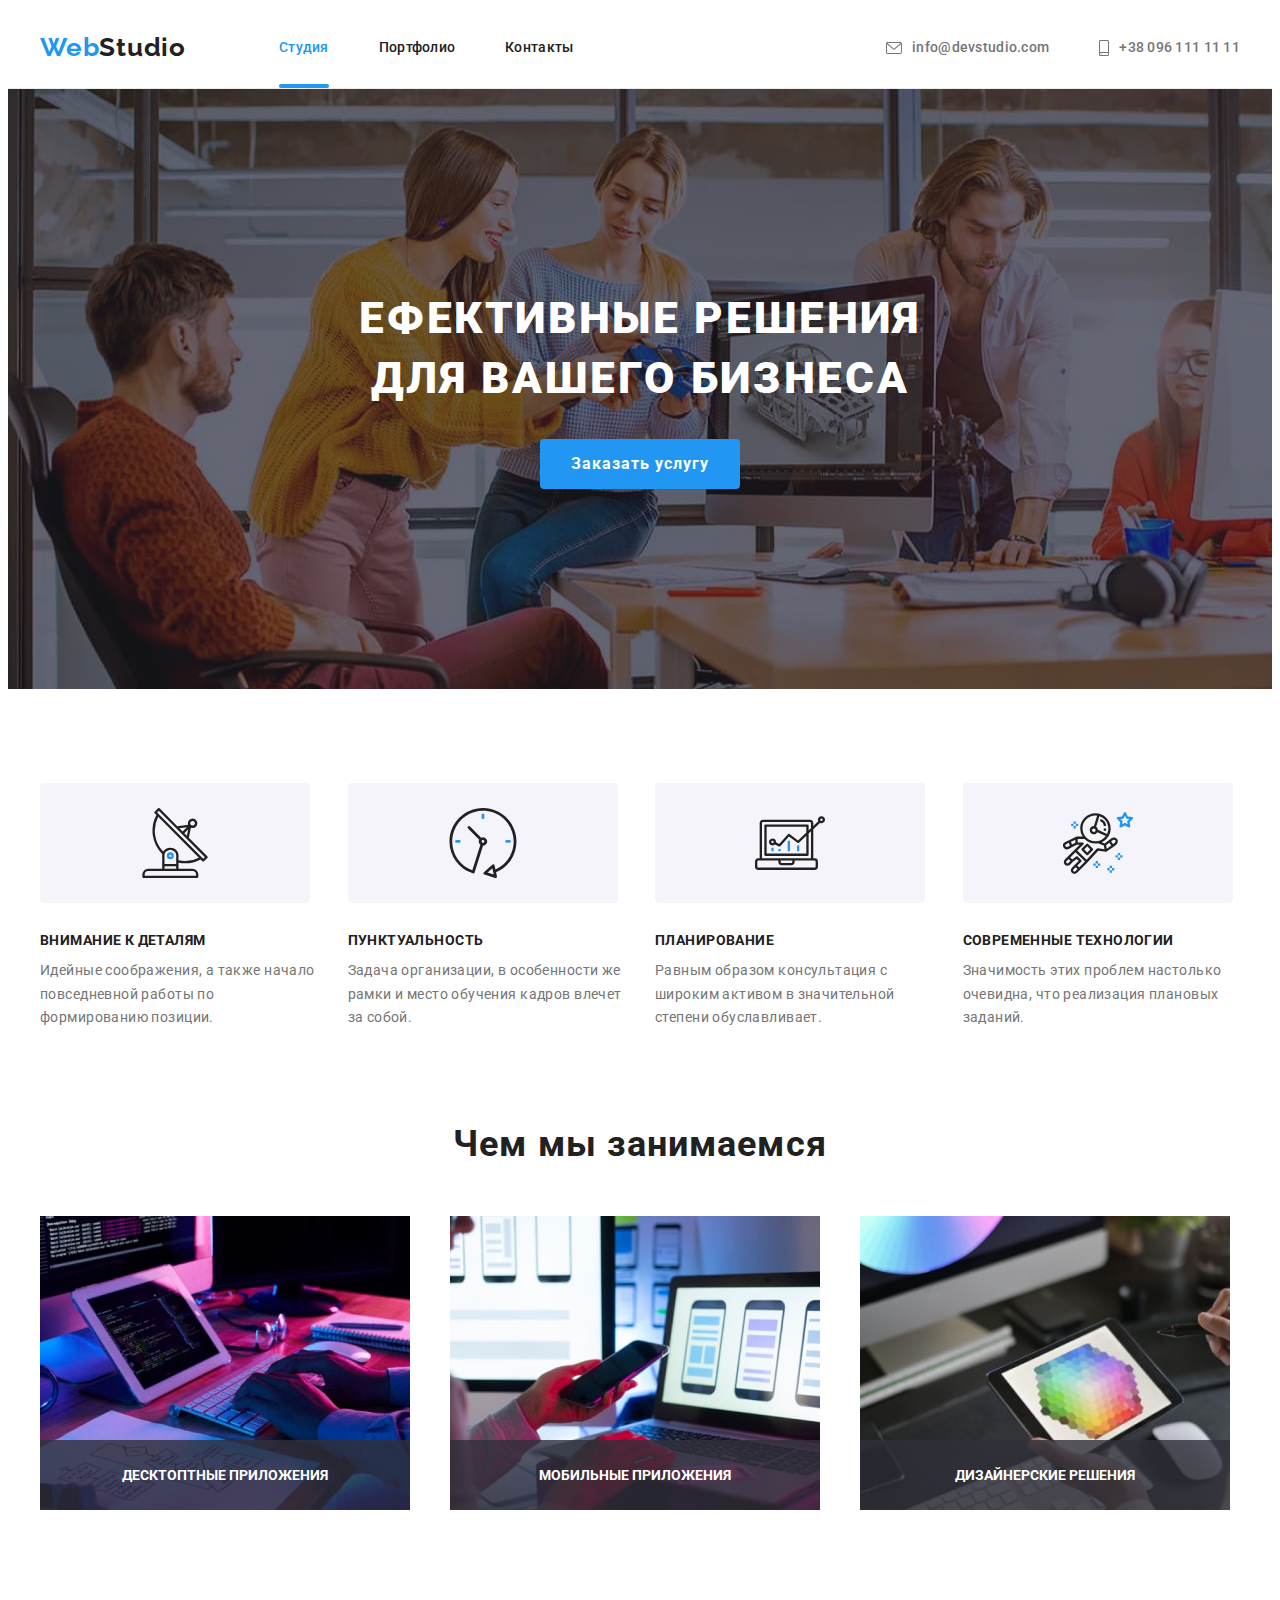
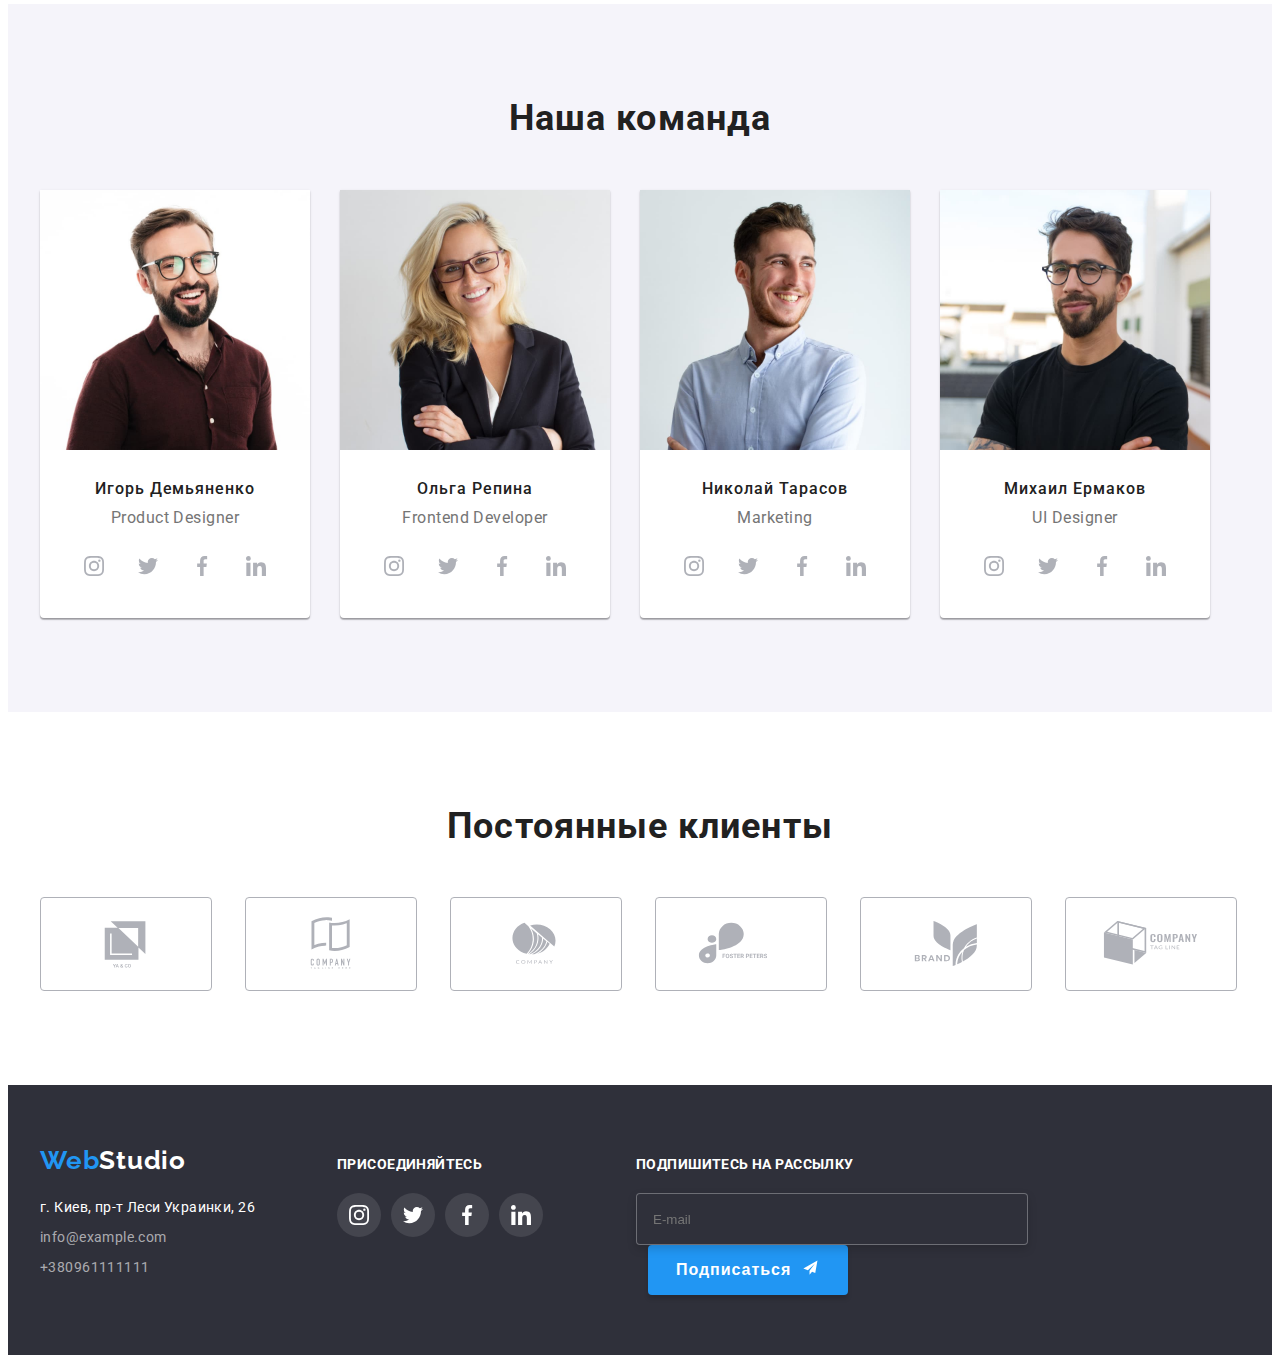
<file: index.html>
<!DOCTYPE html>
<html lang="ru">
  <head>
    <meta charset="UTF-8" />
    <meta http-equiv="X-UA-Compatible" content="IE=edge" />
    <meta name="viewport" content="width=device-width, initial-scale=1.0" />
    <title>студия</title>
    <link
      rel="stylesheet"
      href="https://cdnjs.cloudflare.com/ajax/libs/modern-normalize/1.1.0/modern-normalize.min.css"
      integrity="sha512-wpPYUAdjBVSE4KJnH1VR1HeZfpl1ub8YT/NKx4PuQ5NmX2tKuGu6U/JRp5y+Y8XG2tV+wKQpNHVUX03MfMFn9Q=="
      crossorigin="anonymous"
      referrerpolicy="no-referrer"
    />
    <!-- <link rel="stylesheet" href="./css/styles.css" /> -->
    <link rel="stylesheet" href="./css/main.min.css">
    <link rel="preconnect" href="https://fonts.googleapis.com" />
    <link rel="preconnect" href="https://fonts.gstatic.com" crossorigin />
    <link
      href="https://fonts.googleapis.com/css2?family=Raleway:wght@700&family=Roboto:wght@400;500;700;900&display=swap"
      rel="stylesheet"
    />
  </head>

  <body class="page-body">
    <!--ВЕРХНЯЯ ЛИНИЯ-->
    <header class="page-header line">
      <div class="container">
        <nav class="site-nav">
          <a href="WebStudio" class="site-nav__logo link"
            ><span class="site-nav__blue">Web</span
            ><span class="site-nav__black">Studio</span></a>
          <ul class="nav-list list">
            <li class="nav-list__navigation">
              <a href="./index.html" class="nav-list__link link current">Студия</a>
            </li>
            <li class="nav-list__navigation">
              <a href="./portfolio.html" class="nav-list__link link">Портфолио</a>
            </li>
            <li class="nav-list__navigation">
              <a href="#contacts" class="nav-list__link link">Контакты</a>
            </li>
          </ul>

          <!-- <ul class="social">
            <li class="social__item"><a class="social__link" href="">Instagram</a></li>
            <li class="social__item"><a class="social__link" href="">Twitter</a></li>
            <li class="social__item"><a class="social__link" href="">Facebook</a></li>
            <li class="social__item"><a class="social__link" href="">LinkedIn</a></li>
          </ul> -->

          <!-- <button class="menu-burger" type="button" data-menu-button>
            <svg width="40" height="40" aria-label="переключатель меню">
              <use class="icon-menu" href="./images/menu-icon.svg#icon-menu"></use>
              <use class="icon-close" href="./images/menu-icon.svg#icon-close"></use>
            </svg>
          </button> -->
        </nav>
        <ul class="contacts list">
          <li class="contacts__item">
            <a href="mailto:info@devstudio.com" class="contacts__link link">
              <svg class="svg-container" width="16" height="12">
                <use
                  href="./images/symbol-optymized.svg#icon-envelope"
                ></use></svg
              >info@devstudio.com</a
            >
          </li>
          <li class="contacts__item">
            <a href="tel:+380961111111" class="contacts__link link">
              <svg class="svg-container" width="10" height="16">
                <use
                  href="./images/symbol-optymized.svg#icon-smartphone"
                ></use></svg
              >+38 096 111 11 11</a
            >
          </li>
        </ul>
      </div>
    </header>
    <main class="page-main">
      <!--HERO-->
      <section class="hero">
        <div class="container">
          <h1 class="title list">
            ЕФЕКТИВНЫЕ РЕШЕНИЯ <br />
            ДЛЯ ВАШЕГО БИЗНЕСА
          </h1>
          <button class="buttons" type="button" data-modal-open>
            Заказать услугу
          </button>
        </div>
      </section>
      <!--ОСОБЕННОСТИ-->
      <section class="section section-padding-top">
        <div class="container">
          <ul class="general-list list">
            <li class="general-list__general">
              <div class="general-list__spec-icon">
                <svg class="general-list__icon-box" width="70" height="70">
                  <use
                    class="ant"
                    href="./images/symbol-optymized.svg#icon-antenna"
                  ></use>
                </svg>
              </div>
              <h2 class="specifics-title">ВНИМАНИЕ К ДЕТАЛЯМ</h2>
              <p class="specifics">
                Идейные соображения, а также начало повседневной работы по
                формированию позиции.
              </p>
            </li>

            <li class="general-list__general">
              <div class="general-list__spec-icon">
                <svg class="general-list__icon-box" width="70" height="70">
                  <use
                    class="clock"
                    href="./images/symbol-optymized.svg#icon-clock"
                  ></use>
                </svg>
              </div>
              <h2 class="specifics-title">ПУНКТУАЛЬНОСТЬ</h2>
              <p class="specifics">
                Задача организации, в особенности же рамки и место обучения
                кадров влечет за собой.
              </p>
            </li>

            <li class="general-list__general">
              <div class="general-list__spec-icon">
                <svg class="general-list__icon-box" width="70" height="70">
                  <use
                    class="diagram"
                    href="./images/symbol-optymized.svg#icon-diagram"
                  ></use>
                </svg>
              </div>
              <h2 class="specifics-title">ПЛАНИРОВАНИЕ</h2>
              <p class="specifics">
                Равным образом консультация с широким активом в значительной
                степени обуславливает.
              </p>
            </li>

            <li class="general-list__general">
              <div class="general-list__spec-icon">
                <svg class="general-list__icon-box" width="70" height="70">
                  <use
                    class="astronaut"
                    href="./images/symbol-optymized.svg#icon-astronaut"
                  ></use>
                </svg>
              </div>
              <h2 class="specifics-title">СОВРЕМЕННЫЕ ТЕХНОЛОГИИ</h2>
              <p class="specifics">
                Значимость этих проблем настолько очевидна, что реализация
                плановых заданий.
              </p>
            </li>
          </ul>
        </div>
      </section>

      <!--ЧЕМ МЫ ЗАНИМАЕМСЯ-->
      <section class="section">
        <div class="container">
          <h2 class="work-title">Чем мы занимаемся</h2>
          <ul class="work-list list">
            <li class="work-list__projects">
              <img
                src="./images/image1.jpg"
                width="370"
                height="294"
                alt="печатаем"
              />
              <div class="thumb">
                <p class="add-text">ДЕСКТОПТНЫЕ ПРИЛОЖЕНИЯ</p>
              </div>
            </li>

            <li class="work-list__projects">
              <img
                src="./images/image2.jpg"
                width="370"
                height="294"
                alt="держим телефон"
              />
              <div class="thumb">
                <p class="add-text">МОБИЛЬНЫЕ ПРИЛОЖЕНИЯ</p>
              </div>
            </li>

            <li class="work-list__projects">
              <img
                src="./images/image3.jpg"
                width="370"
                height="294"
                alt="держим планшет"
              />
              <div class="thumb">
                <p class="add-text">ДИЗАЙНЕРСКИЕ РЕШЕНИЯ</p>
              </div>
            </li>
          </ul>
        </div>
      </section>
      <!--НАША КОМАНДА-->

      <section class="worker-container">
        <div class="container">
          <h2 class="work-title-command">Наша команда</h2>
          <ul class="workers list">
            <li class="workers__element">
              <article class="workers__card-workers">
                <div class="photo">
                  <img
                    src="./images/product_designer.jpg"
                    width="270"
                    height="260"
                    alt="product designer"
                  />
                </div>

                <h2 class="specifics-title-team">Игорь Демьяненко</h2>
                <p class="specifics-team">Product Designer</p>

                <ul class="social-links">
                  <li class="item-icon">
                    <a href="" class="icons">
                      <svg class="social-icon">
                        <use
                          href="./images/symbol-optymized.svg#icon-instagram"
                        ></use>
                      </svg>
                    </a>
                  </li>
                  <li class="item-icon">
                    <a href="" class="icons">
                      <svg class="social-icon">
                        <use
                          href="./images/symbol-optymized.svg#icon-twitter"
                        ></use>
                      </svg>
                    </a>
                  </li>
                  <li class="item-icon">
                    <a href="" class="icons">
                      <svg class="social-icon">
                        <use
                          href="./images/symbol-optymized.svg#icon-facebook"
                        ></use>
                      </svg>
                    </a>
                  </li>
                  <li class="">
                    <a href="" class="icons">
                      <svg class="social-icon">
                        <use
                          href="./images/symbol-optymized.svg#icon-linkedin"
                        ></use>
                      </svg>
                    </a>
                  </li>
                </ul>
              </article>
            </li>
            <li class="workers__element">
              <article class="workers__card-workers">
                <div class="photo">
                  <img
                    src="./images/Frontend_Developer.jpg"
                    width="270"
                    height="260"
                    alt="Frontend Developer"
                  />
                </div>

                <h2 class="specifics-title-team">Ольга Репина</h2>
                <p class="specifics-team">Frontend Developer</p>
                <div class="text">
                  <ul class="social-links">
                    <li class="item-icon">
                      <a href="" class="icons">
                        <svg class="social-icon">
                          <use
                            href="./images/symbol-optymized.svg#icon-instagram"
                          ></use>
                        </svg>
                      </a>
                    </li>
                    <li class="item-icon">
                      <a href="" class="icons">
                        <svg class="social-icon">
                          <use
                            href="./images/symbol-optymized.svg#icon-twitter"
                          ></use>
                        </svg>
                      </a>
                    </li>
                    <li class="item-icon">
                      <a href="" class="icons">
                        <svg class="social-icon">
                          <use
                            href="./images/symbol-optymized.svg#icon-facebook"
                          ></use>
                        </svg>
                      </a>
                    </li>
                    <li class="">
                      <a href="" class="icons">
                        <svg class="social-icon">
                          <use
                            href="./images/symbol-optymized.svg#icon-linkedin"
                          ></use>
                        </svg>
                      </a>
                    </li>
                  </ul>
                </div>
              </article>
            </li>
            <li class="workers__element">
              <article class="workers__card-workers">
                <div class="photo">
                  <img
                    src="./images/Marketing.jpg"
                    width="270"
                    height="260"
                    alt="Marketing"
                  />
                </div>

                <h2 class="specifics-title-team">Николай Тарасов</h2>
                <p class="specifics-team">Marketing</p>
                <div class="text">
                  <ul class="social-links">
                    <li class="item-icon">
                      <a href="" class="icons">
                        <svg class="social-icon">
                          <use
                            href="./images/symbol-optymized.svg#icon-instagram"
                          ></use>
                        </svg>
                      </a>
                    </li>
                    <li class="item-icon">
                      <a href="" class="icons">
                        <svg class="social-icon">
                          <use
                            href="./images/symbol-optymized.svg#icon-twitter"
                          ></use>
                        </svg>
                      </a>
                    </li>
                    <li class="item-icon">
                      <a href="" class="icons">
                        <svg class="social-icon">
                          <use
                            href="./images/symbol-optymized.svg#icon-facebook"
                          ></use>
                        </svg>
                      </a>
                    </li>
                    <li class="">
                      <a href="" class="icons">
                        <svg class="social-icon">
                          <use
                            href="./images/symbol-optymized.svg#icon-linkedin"
                          ></use>
                        </svg>
                      </a>
                    </li>
                  </ul>
                </div>
              </article>
            </li>
            <li class="workers__element">
              <article class="workers__card-workers">
                <div class="photo">
                  <img
                    src="./images/UI_Designer.jpg"
                    width="270"
                    height="260"
                    alt="UI Designer"
                  />
                </div>

                <h2 class="specifics-title-team">Михаил Ермаков</h2>
                <p class="specifics-team">UI Designer</p>
                <div class="text">
                  <ul class="social-links">
                    <li class="item-icon">
                      <a href="" class="icons">
                        <svg class="social-icon">
                          <use
                            href="./images/symbol-optymized.svg#icon-instagram"
                          ></use>
                        </svg>
                      </a>
                    </li>
                    <li class="item-icon">
                      <a href="" class="icons">
                        <svg class="social-icon">
                          <use
                            href="./images/symbol-optymized.svg#icon-twitter"
                          ></use>
                        </svg>
                      </a>
                    </li>
                    <li class="item-icon">
                      <a href="" class="icons">
                        <svg class="social-icon">
                          <use
                            href="./images/symbol-optymized.svg#icon-facebook"
                          ></use>
                        </svg>
                      </a>
                    </li>
                    <li class="">
                      <a href="" class="icons">
                        <svg class="social-icon">
                          <use
                            href="./images/symbol-optymized.svg#icon-linkedin"
                          ></use>
                        </svg>
                      </a>
                    </li>
                  </ul>
                </div>
              </article>
            </li>
          </ul>
        </div>
      </section>
      <section class="section section-padding-top">
        <div class="container">
          <h2 class="client-header">Постоянные клиенты</h2>
          <ul class="client-logos">
            <li class="clients-box">
              <a href="" class="clients-logo">
                <svg class="clients-icons" width="106" height="60">
                  <use href="./images/symbol-optymized.svg#icon-yako"></use>
                </svg>
              </a>
            </li>
            <li class="clients-box">
              <a href="" class="clients-logo">
                <svg class="clients-icons" width="106" height="60">
                  <use
                    href="./images/symbol-optymized.svg#icon-taglinehere"
                  ></use>
                </svg>
              </a>
            </li>
            <li class="clients-box">
              <a href="" class="clients-logo">
                <svg class="clients-icons" width="106" height="60">
                  <use href="./images/symbol-optymized.svg#icon-company"></use>
                </svg>
              </a>
            </li>
            <li class="clients-box">
              <a href="" class="clients-logo">
                <svg class="clients-icons" width="106" height="60">
                  <use
                    href="./images/symbol-optymized.svg#icon-fosterpeters"
                  ></use>
                </svg>
              </a>
            </li>
            <li class="clients-box">
              <a href="" class="clients-logo">
                <svg class="clients-icons" width="106" height="60">
                  <use href="./images/symbol-optymized.svg#icon-brand"></use>
                </svg>
              </a>
            </li>
            <li class="clients-box">
              <a href="" class="clients-logo">
                <svg class="clients-icons" width="106" height="60">
                  <use
                    href="./images/symbol-optymized.svg#icon-companycube"
                  ></use>
                </svg>
              </a>
            </li>
          </ul>
        </div>
      </section>
    </main>
    <!--ПОДВАЛ-->
    <footer class="page-footer">
      <div class="container footer-container">
        <div>
          <div class="div-logo">
            <a href="WebStudio" class="page-footer__logo"
              ><span class="page-footer__blue">Web</span
              ><span class="page-footer__white">Studio</span></a
            >
          </div>
          <address class="text-address" id="contacts">
            <p class="address">г. Киев, пр-т Леси Украинки, 26</p>
            <a class="text-email" href="mailto:info@example.com"
              >info@example.com</a
            >
            <a class="text-telephone" href="tel:+380961111111">+380961111111</a>
          </address>
        </div>
        <div class="join">
          <h2 class="footer-title">ПРИСОЕДИНЯЙТЕСЬ</h2>
          <ul class="footer-soc-links list">
            <li class="footer-item-icons">
              <a href="" class="footer-icons">
                <svg class="footer-soc-icon">
                  <use
                    href="./images/symbol-optymized.svg#icon-instagram"
                  ></use>
                </svg>
              </a>
            </li>
            <li class="footer-item-icons">
              <a href="" class="footer-icons">
                <svg class="footer-soc-icon">
                  <use href="./images/symbol-optymized.svg#icon-twitter"></use>
                </svg>
              </a>
            </li>
            <li class="footer-item-icons">
              <a href="" class="footer-icons">
                <svg class="footer-soc-icon">
                  <use href="./images/symbol-optymized.svg#icon-facebook"></use>
                </svg>
              </a>
            </li>
            <li class="footer-item-icons">
              <a href="" class="footer-icons">
                <svg class="footer-soc-icon">
                  <use href="./images/symbol-optymized.svg#icon-linkedin"></use>
                </svg>
              </a>
            </li>
          </ul>
        </div>
          <div class="email-input">
            <h2 class="footer-title-send">Подпишитесь на рассылку</h2>
          <form>
            <input class="input-text" type="text" placeholder="E-mail">
            <button class="send-button" type="submit">Подписаться
              <svg class="icon-send" width="24" height="24">
                <use href="./images/icons.svg#icon-icon-send"></use>
              </svg>
            </button>
          </form>
          </div>
      </div>
    </footer>
    <!-- МОДАЛКА -->
    <div class="backdrop is-hidden" data-modal>
      <div class="modal" >
        <button class="modal-close-button" data-modal-close>
          <svg class="icon-close">
            <use href="./images/symbol-optymized.svg#icon-close"></use>
          </svg>
        </button>

          <form name="signup_form" autocomplete="on" novalidate>
               <p class="modal-title">Оставьте свои данные, мы вам перезвоним</p>
                <div class="stroke-thumb">
                 <label class="name-thumb" for="name">Имя</label>
                  <span class="stroke-name-thumb">
                    <input class="stroke-name" type="text" name="name" id="name">
                    <svg class="name-icon" width="18" height="18">
                      <use href="./images/icons.svg#icon-icon-name"></use>
                    </svg>    
                  </span>
                </div>

                 <div class="stroke-thumb">
                    <label class="name-thumb" for="tel">Телефон</label>
                      <span class="stroke-name-thumb">
                        <input class="stroke-name" type="text" name="tel" placeholder="" id="tel">
                          <svg class="name-icon" width="18" height="18">
                            <use href="./images/icons.svg#icon-icon-phone"></use>
                          </svg>
                     </span>                 
                  </div>

                   <div class="stroke-thumb">
                     <label class="name-thumb" for="mail">Почта</label>
                     <span class="stroke-name-thumb">
                      <input class="stroke-name" type="email" name="mail" placeholder="" id="mail">
                             <svg class="name-icon" width="18" height="18">
                              <use href="./images/icons.svg#icon-icon-email"></use>
                            </svg>  
                     </span>
                  </div>

                    <label class="name-thumb">Коментарий</label>
                    <textarea class="stroke-name-text" name="feedback" rows="5" placeholder="Введите текст"></textarea>
       <!-- CHECK -->
              <input class="input-check visuality-hiden " type="checkbox" name="privacy" id="privacy">
                <label for="privacy" class="check-text">
                  <span class="text-span">
                    <svg class="check-icon" width="11" height="8">
                      <use href="./images/icons.svg#icon-vector-check"></use>
                    </svg>
                  </span> Соглашаюсь с рассылкой и принимаю <a class="rules" href="">Условия договора</a>
              </label>

                  <button class="modal-button-input" type="submit">Отправить</button>
          </form>
      </div>
    
    </div>
    <script src="./js/modal.js"></script>
  </body>
</html>
</file>
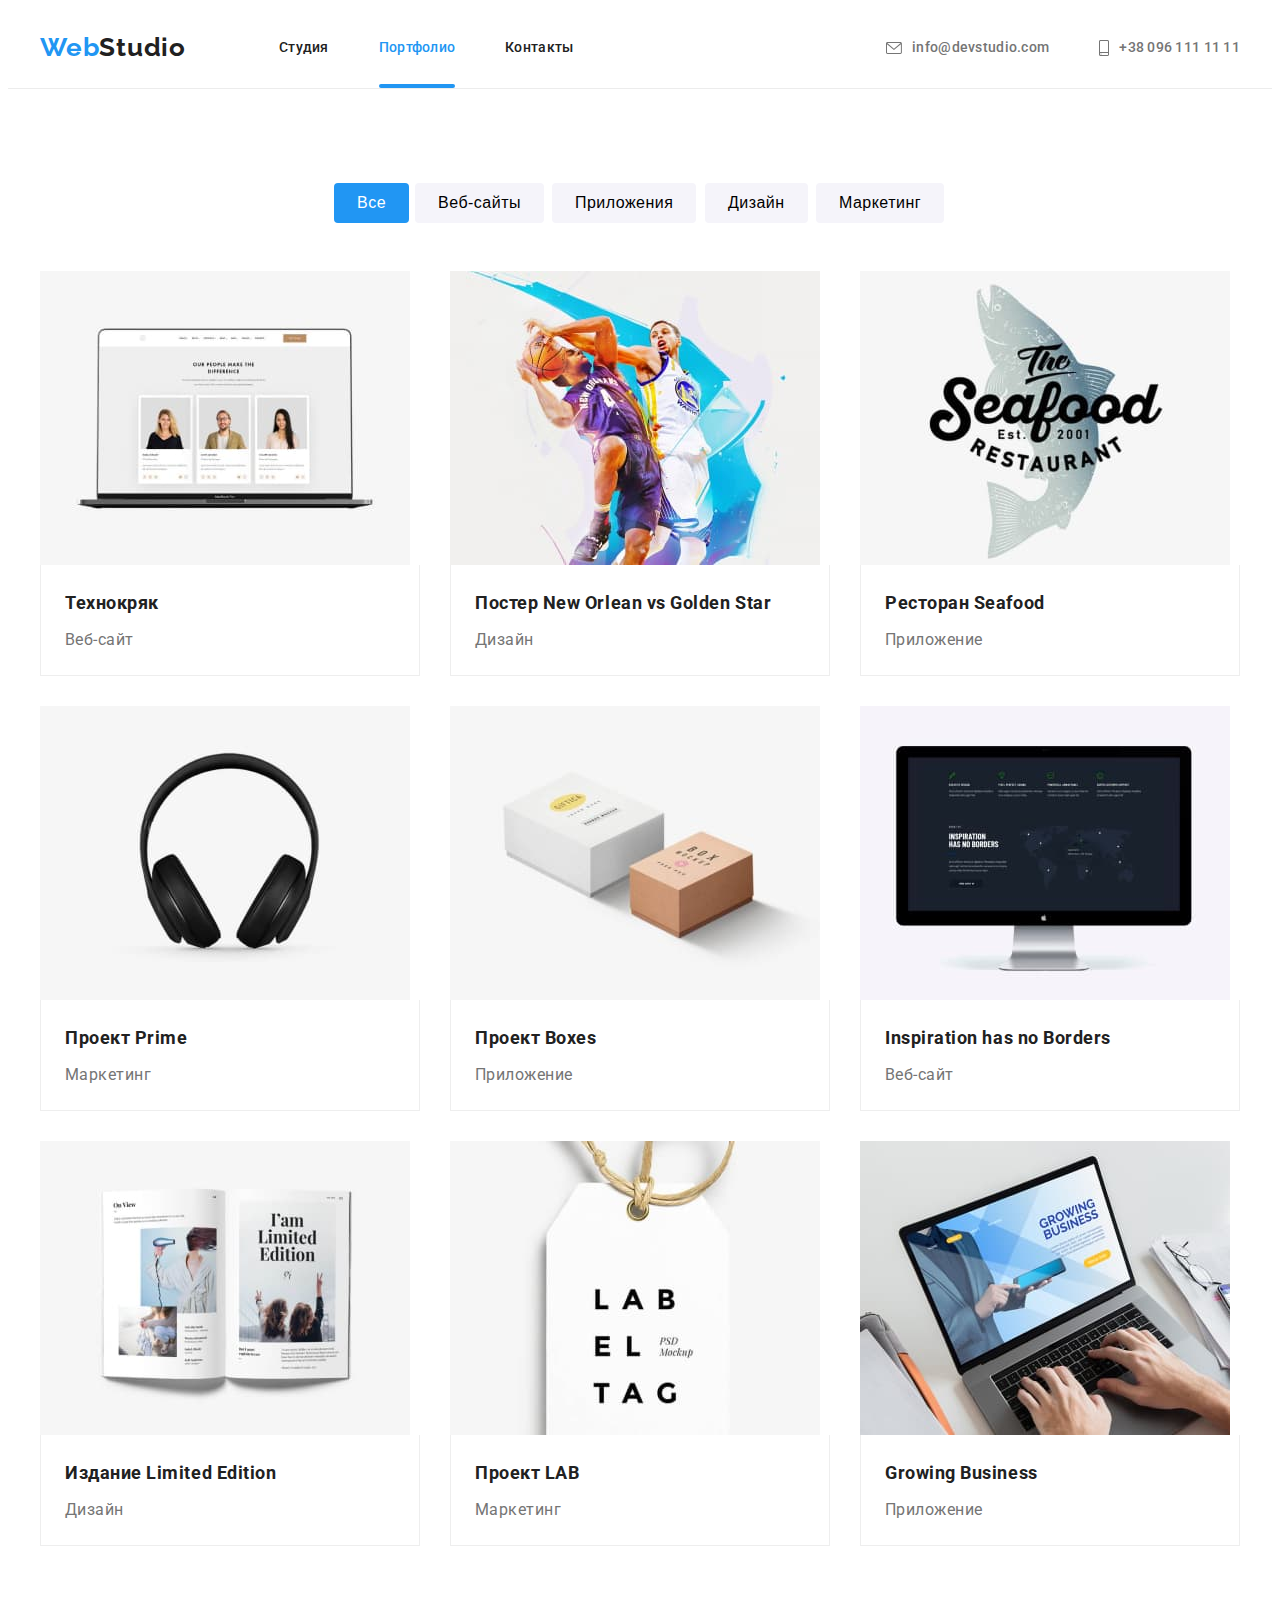
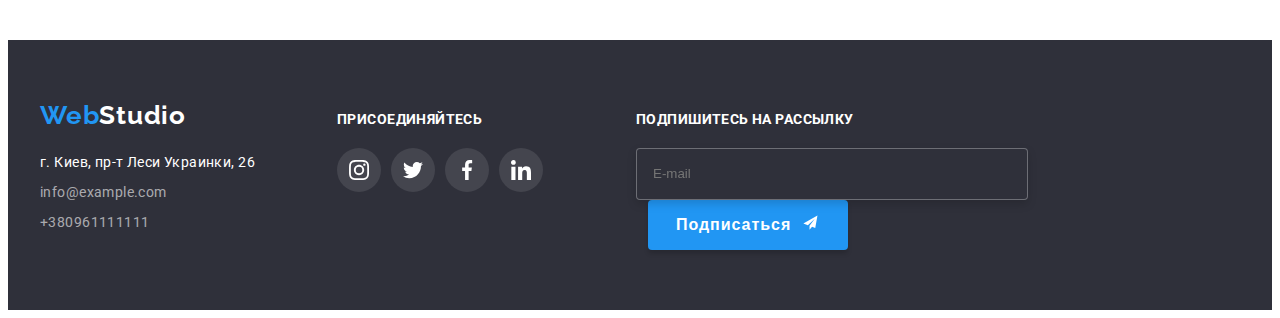
<file: portfolio.html>
<!DOCTYPE html>
<html lang="ru">
  <head>
    <meta charset="UTF-8" />
    <meta http-equiv="X-UA-Compatible" content="IE=edge" />
    <meta name="viewport" content="width=device-width, initial-scale=1.0" />
    <title>portfolio</title>
    <link
      rel="stylesheet"
      href="https://cdnjs.cloudflare.com/ajax/libs/modern-normalize/1.1.0/modern-normalize.min.css"
      integrity="sha512-wpPYUAdjBVSE4KJnH1VR1HeZfpl1ub8YT/NKx4PuQ5NmX2tKuGu6U/JRp5y+Y8XG2tV+wKQpNHVUX03MfMFn9Q=="
      crossorigin="anonymous"
      referrerpolicy="no-referrer"
    />
    <!-- <link rel="stylesheet" href="./css/styles.css" /> -->
    <link rel="stylesheet" href="./css/main.min.css">
    <link rel="preconnect" href="https://fonts.googleapis.com" />
    <link rel="preconnect" href="https://fonts.gstatic.com" crossorigin />
    <link
      href="https://fonts.googleapis.com/css2?family=Raleway:wght@700&family=Roboto:wght@400;500;700;900&display=swap"
      rel="stylesheet"
    />
  </head>

  <body class="page-body">
    <!--ВЕРХНЯЯ ЛИНИЯ-->
    <header class="page-header line">
      <div class="container">
        <nav class="site-nav">
          <a href="WebStudio" class="site-nav__logo link"
            ><span class="site-nav__blue">Web</span
            ><span class="site-nav__black">Studio</span></a>
          <ul class="nav-list list">
            <li class="nav-list__navigation">
              <a href="./index.html" class="nav-list__link link">Студия</a>
            </li>
            <li class="nav-list__navigation">
              <a href="./portfolio.html" class="nav-list__link link current">Портфолио</a>
            </li>
            <li class="nav-list__navigation">
              <a href="#contacts" class="nav-list__link link">Контакты</a>
            </li>
          </ul>
        </nav>
        <ul class="contacts list">
          <li class="contacts__item">
            <a href="mailto:info@devstudio.com" class="contacts__link link">
              <svg class="svg-container" width="16" height="12">
                <use
                  href="./images/symbol-optymized.svg#icon-envelope"
                ></use></svg
              >info@devstudio.com</a
            >
          </li>
          <li class="contacts__item">
            <a href="tel:+380961111111" class="contacts__link link">
              <svg class="svg-container" width="10" height="16">
                <use
                  href="./images/symbol-optymized.svg#icon-smartphone"
                ></use></svg
              >+38 096 111 11 11</a
            >
          </li>
        </ul>
      </div>
    </header>
    <!--ПОРТФОЛИО-->
    <main>
      <section class="section card">
        <div class="container">
          <h1 class="btn-header">filters</h1>
          <ul class="filters-button list">
            <li class="btn-one">
              <button class="filters active" type="button">Все</button>
            </li>
            <li class="btn-two">
              <button class="filters" type="button">Веб-сайты</button>
            </li>
            <li class="btn-three">
              <button class="filters" type="button">Приложения</button>
            </li>
            <li class="btn-four">
              <button class="filters" type="button">Дизайн</button>
            </li>
            <li class="btn-five">
              <button class="filters" type="button">Маркетинг</button>
            </li>
          </ul>

          <ul class="specifics-projects list">
            <li class="item">
              <a class="cards link" href="">
                <div class="cards-border">
                  <img
                    src="./images/img0.jpg"
                    width="370"
                    height="294"
                    alt="technocrack"
                  />
                    <p class="open-text">
                      Ресурс предлагает комплексные предложения с разным уровнем
                      функционала и сервисов. Все это позволит посетителю
                      получить исчерпывающие сведения о компании или частном
                      лице.
                    </p>
                </div>
                <div class="card-content">
                  <h2 class="cards-title">Технокряк</h2>
                  <p class="cards-text">Веб-сайт</p>
                </div>
              </a>
            </li>

            <li class="item">
              <a class="cards link" href="">
                <div class="cards-border">
                  <img
                    src="./images/img1.jpg"
                    width="370"
                    height="294"
                    alt="poster new orlean vs golden star"
                  />
                    <p class="open-text">
                      Ресурс предлагает комплексные предложения с разным уровнем
                      функционала и сервисов. Все это позволит посетителю
                      получить исчерпывающие сведения о компании или частном
                      лице.
                    </p>
                </div>
                <div class="card-content">
                  <h2 class="cards-title">Постер New Orlean vs Golden Star</h2>
                  <p class="cards-text">Дизайн</p>
                </div>
              </a>
            </li>

            <li class="item">
              <a class="cards link" href="">
                <div class="cards-border">
                  <img
                    src="./images/img2.jpg"
                    width="370"
                    height="294"
                    alt="restoran seafood"
                  />
                    <p class="open-text">
                      Ресурс предлагает комплексные предложения с разным уровнем
                      функционала и сервисов. Все это позволит посетителю
                      получить исчерпывающие сведения о компании или частном
                      лице.
                    </p>
                </div>
                <div class="card-content">
                  <h2 class="cards-title">Ресторан Seafood</h2>
                  <p class="cards-text">Приложение</p>
                </div>
              </a>
            </li>

            <li class="item">
              <a class="cards link" href="">
                <div class="cards-border">
                  <img
                    src="./images/img3.jpg"
                    width="370"
                    height="294"
                    alt="progect prime"
                  />
                    <p class="open-text">
                      Ресурс предлагает комплексные предложения с разным уровнем
                      функционала и сервисов. Все это позволит посетителю
                      получить исчерпывающие сведения о компании или частном
                      лице.
                    </p>
                </div>
                <div class="card-content">
                  <h2 class="cards-title">Проект Prime</h2>
                  <p class="cards-text">Маркетинг</p>
                </div>
              </a>
            </li>

            <li class="item">
              <a class="cards link" href="">
                <div class="cards-border">
                  <img
                    src="./images/img4.jpg"
                    width="370"
                    height="294"
                    alt="progect boxes"
                  />
                    <p class="open-text">
                      Ресурс предлагает комплексные предложения с разным уровнем
                      функционала и сервисов. Все это позволит посетителю
                      получить исчерпывающие сведения о компании или частном
                      лице.
                    </p>
                </div>
                <div class="card-content">
                  <h2 class="cards-title">Проект Boxes</h2>
                  <p class="cards-text">Приложение</p>
                </div>
              </a>
            </li>

            <li class="item">
              <a class="cards link" href="">
                <div class="cards-border">
                  <img
                    src="./images/img5.jpg"
                    width="370"
                    height="294"
                    alt="inspiration has no borders"
                  />
                    <p class="open-text">
                      Ресурс предлагает комплексные предложения с разным уровнем
                      функционала и сервисов. Все это позволит посетителю
                      получить исчерпывающие сведения о компании или частном
                      лице.
                    </p>
                </div>
                <div class="card-content">
                  <h2 class="cards-title">Inspiration has no Borders</h2>
                  <p class="cards-text">Веб-сайт</p>
                </div>
              </a>
            </li>

            <li class="item">
              <a class="cards link" href="">
                <div class="cards-border">
                  <img
                    src="./images/img6.jpg"
                    width="370"
                    height="294"
                    alt="edition limited edition"
                  />
                    <p class="open-text">
                      Ресурс предлагает комплексные предложения с разным уровнем
                      функционала и сервисов. Все это позволит посетителю
                      получить исчерпывающие сведения о компании или частном
                      лице.
                    </p>
                </div>
                <div class="card-content">
                  <h2 class="cards-title">Издание Limited Edition</h2>
                  <p class="cards-text">Дизайн</p>
                </div>
              </a>
            </li>

            <li class="item">
              <a class="cards link" href="">
                <div class="cards-border">
                  <img
                    src="./images/img7.jpg"
                    width="370"
                    height="294"
                    alt="progect LAB"
                  />
                    <p class="open-text">
                      Ресурс предлагает комплексные предложения с разным уровнем
                      функционала и сервисов. Все это позволит посетителю
                      получить исчерпывающие сведения о компании или частном
                      лице.
                    </p>
                </div>
                <div class="card-content">
                  <h2 class="cards-title">Проект LAB</h2>
                  <p class="cards-text">Маркетинг</p>
                </div>
              </a>
            </li>

            <li class="item">
              <a class="cards link" href="">
                <div class="cards-border">
                  <img
                    src="./images/img8.jpg"
                    width="370"
                    height="294"
                    alt="growing business"
                  />
                    <p class="open-text">
                      Ресурс предлагает комплексные предложения с разным уровнем
                      функционала и сервисов. Все это позволит посетителю
                      получить исчерпывающие сведения о компании или частном
                      лице.
                    </p>
                </div>
                <div class="card-content">
                  <h2 class="cards-title">Growing Business</h2>
                  <p class="cards-text">Приложение</p>
                </div>
              </a>
            </li>
          </ul>
        </div>
      </section>
    </main>
    <!--ПІДВАЛ-->
    <footer class="page-footer">
      <div class="container footer-container">
        <div>
          <div class="div-logo">
            <a href="WebStudio" class="page-footer__logo"
              ><span class="page-footer__blue">Web</span
              ><span class="page-footer__white">Studio</span></a
            >
          </div>
          <address class="text-address" id="contacts">
            <p class="address">г. Киев, пр-т Леси Украинки, 26</p>
            <a class="text-email" href="mailto:info@example.com"
              >info@example.com</a
            >
            <a class="text-telephone" href="tel:+380961111111">+380961111111</a>
          </address>
        </div>
        <div class="join">
          <h2 class="footer-title">ПРИСОЕДИНЯЙТЕСЬ</h2>
          <ul class="footer-soc-links list">
            <li class="footer-item-icons">
              <a href="" class="footer-icons">
                <svg class="footer-soc-icon">
                  <use
                    href="./images/symbol-optymized.svg#icon-instagram"
                  ></use>
                </svg>
              </a>
            </li>
            <li class="footer-item-icons">
              <a href="" class="footer-icons">
                <svg class="footer-soc-icon">
                  <use href="./images/symbol-optymized.svg#icon-twitter"></use>
                </svg>
              </a>
            </li>
            <li class="footer-item-icons">
              <a href="" class="footer-icons">
                <svg class="footer-soc-icon">
                  <use href="./images/symbol-optymized.svg#icon-facebook"></use>
                </svg>
              </a>
            </li>
            <li class="footer-item-icons">
              <a href="" class="footer-icons">
                <svg class="footer-soc-icon">
                  <use href="./images/symbol-optymized.svg#icon-linkedin"></use>
                </svg>
              </a>
            </li>
          </ul>
        </div>
          <div class="email-input">
            <h2 class="footer-title-send">Подпишитесь на рассылку</h2>
          <form>
            <input class="input-text" type="text" placeholder="E-mail">
            <button class="send-button" type="submit">Подписаться
              <svg class="icon-send" width="24" height="24">
                <use href="./images/icons.svg#icon-icon-send"></use>
              </svg>
            </button>
          </form>
          </div>
      </div>
    </footer>
  </body>
</html>
</file>
<file: css/styles.css>
/* :root {
  --first-text-color: #212121;
  --secondary-text-color: #757575;
  --white-text-color: #ffffff;
  --blue-text-color: #2196f3;
} */


/* h1,
h2,
h3,
h4,
h5,
h6,
p
{
  margin: 0;
} */




/* .page-body {
  background-color: var(--white-text-color);
  font-family: 'Roboto';
  color: var(--first-text-color);
} */

/* .page-header {
  background-color: var(--white-text-color);
}

header > .container {
  display: flex;
} */

/* .container {
  width: 1200px;
  margin-left: auto;
  margin-right: auto;
  padding-left: 15px;
  padding-right: 15px;
} */

/* .site-nav {
  align-items: center;
  display: flex;
} */


/* .logo {
  font-family: 'raleway';
  font-weight: 700;
  font-size: 26px;
  line-height: 1.19em;
  letter-spacing: 0.03em;
  color: var(--blue-text-color);
  text-decoration: none;
  width: 145px;
  height: 31px;
  left: 215px;
  top: 24px;
}

.bluetext {
  color: var(--blue-text-color);
}

.blacktext {
  color: var(--first-text-color);
}

.whitetext {
  color: var(--white-text-color);
} */

/* .link {
  text-decoration: none;
}

.list {
  padding: 0;
  margin: 0;
  list-style: none;
} */

/* .nav-list {
  margin-left: 93px;
  display: flex;
}

.navigation:not(:last-child) {
  margin-right: 50px;
} */

/* .header-link {
  font-family: 'Roboto';
  font-weight: 500;
  font-size: 14px;
  line-height: 1.14;
  letter-spacing: 0.02em;
  padding: 32px 0;
  display: block;
  position: relative;
  color: var(--first-text-color);
  transition: color 250ms cubic-bezier(0.4, 0, 0.2, 1);
}

.header-link:hover,
.header-link:focus {
  color: var(--blue-text-color);
}

.header-link.current {
  color: var(--blue-text-color);
} 

.current::after {
  content: '';
  position: absolute;
  width: 100%;
  height: 4px;
  left: 0;
  bottom: 0;
  background-color: var(--blue-text-color);
  display: block;
  border-radius: 2px;
}


.contacts {
  display: flex;
  justify-content: flex-end;
  margin-left: auto;
  align-items: center;
}

.contacts .contacts-item {
  margin-left: 50px;
}


.contacts-item {
  color: #757575;
  align-items: center;
  
}

.contacts-link {
  display: flex;
  align-items: center;
  font-weight: 500;
  font-size: 14px;
  line-height: 1.14;
  letter-spacing: 0.02em;
  color: #757575;
  transition: color 250ms cubic-bezier(0.4, 0, 0.2, 1);
}

.contacts-link:hover,
.contacts-link:focus {
  color: var(--blue-text-color);
}

.line {
  border-bottom: 1px solid #ECECEC;
  ;
} */
/* .svg-container {
  fill: currentColor;
  margin-right: 10px;
} */

/* .hero {
  max-width: 1600px;
  margin: 0 auto;
  background-color: #C4C4C4;
  background-image: linear-gradient(
    rgba(47, 48, 58, 0.4), 
    rgba(47, 48, 58, 0.4)),
    url(../images/Img-backround-hero.jpg);
  padding-bottom: 200px;
  padding-top: 200px;
}

.hero-title {
  text-align: center;
} */

/* .title {
  font-family: 'Roboto';
  font-weight: 900;
  font-size: 44px;
  line-height: 1.36;
  text-align: center;
  letter-spacing: 0.06em;
  text-transform: uppercase;
  margin-bottom: 30px;
  color: var(--white-text-color);
} */

/* .buttons {
  background-color: var(--blue-text-color);
  font-family: 'Roboto';
  font-weight: 700;
  font-size: 16px;
  line-height: 1.87;
  color: var(--white-text-color);
  cursor: pointer;
  align-items: center;
  text-align: center;
  letter-spacing: 0.06em;
  border: 1px solid transparent;
  border-radius: 4px;
  min-width: 200px;
  height: 50px;
  display: block;
  margin: 0 auto;
}

.buttons:hover,
.buttons:focus {
  background-color: #188CE8;
  color: #ffffff;
  transition:drop-shadow(0px 4px 4px rgba(0, 0, 0, 0.25));
  transition: color 250ms cubic-bezier(0.4, 0, 0.2, 1);
} */

/* .backdrop {
  position: fixed;
  top: 0;
  left: 0;
  width: 100%;
  height: 100%;
  background: rgba(0, 0, 0, 0.2);
  transition: opacity 250ms cubic-bezier(0.4, 0, 0.2, 1);
}
.backdrop.is-hidden {
  opacity: 0;
  pointer-events: none;
}

.backdrop.is-hidden .modal {
  transform:translate(0%, -50%)rotate(0);
}
.modal {
  width: 528px;
  padding: 40px;
  background-color: #FFFFFF;
  position: absolute;
  top: 50%;
  left: 50%;
  transform:translate(-50%, -50%)rotate(360deg);
  background-color: #FFFFFF;
  box-shadow: 0px 1px 3px rgba(0, 0, 0, 0.12), 0px 1px 1px rgba(0, 0, 0, 0.14), 0px 2px 1px rgba(0, 0, 0, 0.2);
  border-radius: 4px;
  transition: transform 250ms cubic-bezier(0.4, 0, 0.2, 1);
}
.modal-close-button {
  position: absolute;
  top: 8px;
  right: 8px;
  width: 30px;
  height: 30px;
  border-radius: 50%;
  background-color: #FFFFFF;
  border: 1px solid rgba(0, 0, 0, 0.1);
  cursor: pointer;
  display: flex;
  align-items: center;
  justify-content: center;
}
.modal-close-button::after {
  content: "";
  position: absolute;
  left: 0;
  bottom: 0;
  display: block;
  width: 521px;
  height: 581px;
  transform: scaleX(0);
  transition: color 250ms cubic-bezier(0.4, 0, 0.2, 1),
  fill 250ms cubic-bezier(0.4, 0, 0.2, 1);
}
.modal-close-button:hover::after {
  transform: scaleX(1);
}
.icon-close {
  width: 18px;
  height: 18px;
  fill: #212121;
}
.modal-close-button:hover .icon-close {
fill: #2196F3;
}
.modal-close-button:focus .icon-close {
  fill: #2196F3;
} */

/* .section-padding-top {
  padding-top: 94px;
}
.section {
  padding-bottom: 94px;
} */

/* .general-list {
  display: flex;
  margin-right: -30px;
}
.general {
  flex-basis: calc(100% / 4 - 30px);
  margin-right: 30px;
}
.general {
  width: 270px;
  justify-content: space-between;
} */


/* .spec-icon {

  width: 270px;
  height: 120px;
background-color: #F5F4FA;
border-radius: 4px;
margin-bottom: 30px;
display: flex;
align-items: center;
justify-content: center;
}
.icon-box {
  width: 70px;
  height: 70px;
} */

/* .specifics-title {
  font-weight: 700;
  font-size: 14px;
  line-height: 1.14;
  margin-bottom: 10px;
  letter-spacing: 0.03em;
  color: var(--first-text-color);
} */

/* .specifics {
  font-weight: 400;
  font-size: 14px;
  line-height: 1.71;
  letter-spacing: 0.03em;
  color: var(--secondary-text-color);
} */



/* .work-title {
  font-weight: 700;
  font-size: 36px;
  line-height: 1.16;
  text-align: center;
  letter-spacing: 0.03em;
  margin-bottom: 50px;
  color: var(--first-text-color);
} */

/* .work-list {
  display: flex;
margin-right: -30px;
}


.projects {
  flex-basis: calc(100% / 3 - 30px);
  margin-right: 30px;
  position: relative;
}

.thumb {
  position: absolute;
    bottom: 0;
    left: 0;
    width: 370px;
    height: 70px;
    background-color: rgba(47, 48, 58, 0.8);
    display: flex;
    justify-content: center;
    align-items: center;
}
.add-text {
  display: flex;
  justify-content: center;
  align-items: center;
  color: #FFFFFF;
  font-weight: 700;
  font-size: 14px;
  line-height: 1.17;
  align-self: center;
}


.worker-container {
  padding-top: 94px;
  padding-bottom: 94px;
  background-color: #F5F4FA;
} */

/* .work-title-command {
  font-weight: 700;
  font-size: 36px;
  line-height: 1.16;
  text-align: center;
  letter-spacing: 0.03em;
  margin-bottom: 50px;
} */

/* .workers {
  display: flex;
  margin-left: -30px;
  flex-wrap: wrap;
}

.element {
  flex-basis: calc(100% / 4 - 30px);
  margin-left: 30px;
} */

/* .card-workers {
  background-color: #ffffff;
  box-shadow: 0px 1px 3px rgba(0, 0, 0, 0.12), 0px 1px 1px rgba(0, 0, 0, 0.14), 0px 2px 1px rgba(0, 0, 0, 0.2);
  padding-bottom: 30px;
  border-radius: 0px 0px 4px 4px;
} */

/* .specifics-title-team {
  font-weight: 500;
  font-size: 16px;
  line-height: 1.18;
  margin-top: 30px;
  margin-bottom: 10px;
  text-align: center;
  letter-spacing: 0.06em;
  color: var(--first-text-color);
} */

/* .specifics-team {
  font-weight: 400;
  font-size: 16px;
  line-height: 1.18;
  text-align: center;
  margin-bottom: 16px;
  letter-spacing: 0.03em;
  color: #757575;
} */
/* .social-links {
  list-style: none;
  text-decoration: none;
  display: flex;
  padding: 0%;
  justify-content: center;
}

.item-icon {
  margin-right: 10px;
  list-style: none;
  
}

.icons {
  width: 44px;
  height: 44px;
  background-color: #ffffff;
  border-radius: 50%;
  display: flex;
  align-items: center;
  justify-content: center;
  color: #AFB1B8;
  transition: color 250ms cubic-bezier(0.4, 0, 0.2, 1),
  background-color 250ms cubic-bezier(0.4, 0, 0.2, 1);
  
}

.icons:hover,
.icons:focus {
  background-color: #2196F3;
  color: #FFFFFF;
}

.social-icon {
  width: 20px;
  height: 20px;
  fill: currentColor;
} */

/* .client-header {
  font-weight: 700;
  font-size: 36px;
  line-height: 1.16;
  text-align: center;
  letter-spacing: 0.03em;
  color: #212121;
} */

/* .client-logos {
  display: flex;
  justify-content: center;
  margin-top: 50px;
  margin-bottom: 0;
 list-style: none;
 padding: 0;
 margin-right: -30px;
}
 .clients-box {
  flex-basis: calc(100% / 6 - 30px);
  margin-right: 30px;
 }  

.clients-logo:hover {
border: 1px solid #2196f3;
color: #2196f3;
}
.clients-logo:focus {
  border: 1px solid #2196F3;
  
}

.clients-logo {
  background-color: #ffffff;
  color: #AFB1B8;
  justify-content: center;
  display: flex;
  align-items: center;
  width: 170px;
  height: 92px;
  border: 1px solid #AFB1B8;
  border-radius: 4px;
  transition: color 250ms cubic-bezier(0.4, 0, 0.2, 1),
  border-color 250ms cubic-bezier(0.4, 0, 0.2, 1);
}

.clients-icons {
  fill: currentColor;
}

.clients-logo:hover .clients-icons {
  fill: #2196f3;
}
.clients-logo:focus .clients-icons {
    fill: #2196f3;
} */


/* .flex-container {
  display: flex;
}

.join {
  margin-left: 70px;
} */

/* .footer-title {
  font-weight: 700;
  font-size: 14px;
  line-height: 1.14;
  letter-spacing: 0.03em;
  color: #FFFFFF;
  margin-bottom: 20px;
} */
/* .page-footer {
  padding-top: 60px;
  padding-bottom: 60px;
  background-color: #2F303A;
  color: var(--white-text-color);
}

.logo-footer {
  font-family: 'raleway';
  font-weight: 700;
  font-size: 26px;
  line-height: 1.19em;
  letter-spacing: 0.03em;
  display: block;
  justify-content: flex-start;
  color: var(--blue-text-color);
  text-decoration: none;
  margin-bottom: 20px;
}

.text-address {
  width: 227px;
  font-style: normal;
  display: block;
  color: var(--white-text-color);
}

.address {
  font-family: 'Roboto';
  font-weight: 400;
  font-size: 14px;
  line-height: 1.71;
  letter-spacing: 0.03em;
  margin: 0;
  width: 231px;
  height: 21px;
  color: #FFFFFF;
}

.text-email {
  display: block;
  font-weight: 400;
  font-size: 14px;
  line-height: 1.71;
  letter-spacing: 0.03em;
  text-decoration: none;
  margin-bottom: 9px;
  margin-top: 9px;
  width: 231px;
  height: 21px;
  color: rgba(255, 255, 255, 0.6);
  transition : color 250ms cubic-bezier(0.4, 0, 0.2, 1);
}

.text-email {
  color: rgba(255, 255, 255, 0.6);
}

.text-email:hover,
.text-email:focus {
  color: #2196f3;
}

.text-telephone {
  display: block;
  font-weight: 400;
  font-size: 14px;
  line-height: 1.71;
  letter-spacing: 0.03em;
  text-decoration: none;
  width: 231px;
  height: 21px;
  color: rgba(255, 255, 255, 0.6)
}

.text-telephone:hover,
.text-telephone:focus {
  color: #2196f3;
  transition: color 250ms cubic-bezier(0.4, 0, 0.2, 1);
}
.footer-container {
  display: flex;
  align-items: baseline;
} */
/* .footer-soc-links {
display: flex;
justify-content: center;
}

.footer-item-icons:not(:last-child) {
  margin-right: 10px;}

.footer-item-icons { 
  border-radius: 50%;
}

.footer-icons {
  width: 44px;
  height: 44px;
  background-color: rgba(255, 255, 255, 0.1);
  border-radius: 50%;
  display: flex;
  align-items: center;
  justify-content: center;
  transition: color 250ms cubic-bezier(0.4, 0, 0.2, 1),
  background-color 250ms cubic-bezier(0.4, 0, 0.2, 1);
}
.footer-icons:hover,
.footer-icons:focus {
  background-color: #2196F3;
}

.footer-soc-icon {
  width: 20px;
  height: 20px;
  fill: #FFFFFF;
} */


/* .btn-header {
  position: absolute;
  width: 1px;
  height: 1px;
  margin: -1px;
  border: 0;
  padding: 0;
  white-space: nowrap;
  clip-path: inset(100%);
  clip: rect(0 0 0 0);
  overflow: hidden;
} */

/* .card {
  justify-content: center;
  padding-top: 94px;
} */

/* .filters-button {
  justify-content: center;
  margin-bottom: 50px;
  display: flex;
}

.filters {
  font-weight: 500;
  font-size: 16px;
  line-height: 1.62;
  display: inline-block;
  border-radius: 4px;
  padding: 6px 22px;
  cursor: pointer;
  letter-spacing: 0.03em;
  background-color: #F5F4FA;
  border: 1px solid transparent;
  transition: color 250ms cubic-bezier(0.4, 0, 0.2, 1);
  background-color: 250ms cubic-bezier(0.4, 0, 0.2, 1);
}

.filters:hover {
  background-color: #2196f3;
  color: #ffffff;
}
.filters:focus {
  background-color: #2196f3;
  color: #ffffff;
} */

/* .btn-one {
  width: 73px;
  height: 38px;
}
.btn-one .active {
background-color:#2196F3;
color: #FFFFFF;
}

.btn-two {
  margin-left: 8px;
  min-width: 128px;
  height: 38px;
}

.btn-three {
  margin-left: 8px;
  width: 145px;
  height: 38px;
}

.btn-four {
  margin-left: 8px;
  width: 103px;
  height: 38px;
}

.btn-five {
  margin-left: 8px;
  width: 130px;
  height: 38px;
} */
/* .specifics-projects {
  margin-left: -30px;
  margin-top: -30px;
  display: flex;
  flex-wrap: wrap;
}
.specifics-projects>.item {
  flex-basis: calc(100% / 3 - 30px);
  margin-left: 30px;
  margin-top: 30px;
} */

/* .cards {
  display: block;
}

.cards:hover {
  box-shadow: 0px 1px 1px rgba(0, 0, 0, 0.12), 0px 4px 4px rgba(0, 0, 0, 0.06), 1px 4px 6px rgba(0, 0, 0, 0.16);
}

.cards-border {
  position: relative;
  overflow: hidden;
} */
/* img {
  display: block;
  max-width: 100%;
  height: auto;
} */

/* .open-text {
  position: absolute;
  top: 0;
  background-color: rgba(33, 150, 243, 0.9);
  color: #FFFFFF;
  font-weight: 400;
  font-size: 18px;
  line-height: 1.55;
  padding: 63px 24px;
  height: 101%;
  transform: translateY(100%);
  transition: transform 250ms cubic-bezier(0.4, 0, 0.2, 1);

} */
/* .cards:hover .open-text {
transform: translateY(0%);

}
.card-content {
  padding: 20px 24px;
  border: 1px solid #EEEEEE;
  border-top: none;
} */

/* .cards-title {
  font-weight: 700;
  font-size: 18px;
  line-height: 2;
  letter-spacing: 0.03em;
  margin-bottom: 4px;
  color: var(--first-text-color);
} */

/* .cards-text {
  font-weight: 400;
  font-size: 16px;
  line-height: 1.87;
  letter-spacing: 0.03em;
  margin: 0;
  color: var(--secondary-text-color);
} */

/* .email-input {
  margin-left: 93px;
}
.input-text {
  width: 358px;
  height: 50px;
  color: rgba(255, 255, 255, 0.6);
  background-color:#2F303A;
  border: 1px solid rgba(255, 255, 255, 0.3);
  filter: drop-shadow(0px 4px 4px rgba(0, 0, 0, 0.15));
  border-radius: 4px;
  padding: 0 16px;
  outline: transparent;
} */
/* .send-button {
  display: inline-flex;
  align-items: center;
  width: 200px;
  height: 50px;
  margin-left: 12px;
  padding:10px 28px;
  cursor: pointer;
  font-weight: 700;
  font-size: 16px;
  line-height: 1.87;
  letter-spacing: 0.06em;
  color: #ffffff;
  background-color: #2196F3;
  box-shadow: 0px 4px 4px rgba(0, 0, 0, 0.15);
  border-radius: 4px;
  border: transparent;
} */

/* .icon-send {
  margin-left: 10px;
  fill: #ffffff;
} */

/* .footer-title-send{
  margin-bottom: 20px;
  font-weight: 700;
  font-size: 14px;
  line-height: 1.14;
  letter-spacing: 0.03em;
  text-transform: uppercase;
}

.modal-title {
  font-weight: 700;
  font-size: 20px;
  line-height: 1.15;
  text-align: center;
  letter-spacing: 0.03em;
  margin-bottom: 12px;
} */
/* .name-thumb {
  display: block;
  margin-bottom: 4px;
  font-weight: 400;
  font-size: 12px;
  line-height: 1.16;
  letter-spacing: 0.01em;
  color: #757575;
}
.name-thumb:focus {
  border-color: #2196f3;
}
.stroke-thumb {
  margin-bottom: 10px;
}
.stroke-name-thumb {
 position: relative;
 display: block;
}
.stroke-name {
  padding-left: 42px;
  outline: none;
  width: 100%;
  height: 40px;
  left: 576px;
  top: 314px;
  border: 1px solid rgba(33, 33, 33, 0.2);
  border-radius: 4px;
  background-color: transparent;
  outline: transparent;
}
.stroke-name-text {
  padding: 12px;
  width: 100%;
  height: 120px;
  border: 1px solid rgba(33, 33, 33, 0.2);
  border-radius: 4px;
  background-color: transparent;
  outline: transparent;
  resize: none;
}
.stroke-name-text:hover {
  border-color: #2196f3;
}
.stroke-name-text:focus {
  border-color: #2196f3;
}
.stroke-name:hover {
 border-color: #2196F3;
}
.stroke-name:focus {
  border-color: #2196f3;
}
.name-icon {
  left: 12px;
  position: absolute; 
  top: 50%;
  transform: translateY(-50%);
}
.stroke-name:hover + .name-icon {
fill: #2196F3;
}
.stroke-name:focus + .name-icon {
  fill: #2196f3;
  border-color: #2196F3;
}
textarea {
  width: 448px;
  height: 120px;
  font-weight: 400;
  font-size: 12px;
  line-height: 1.16;
  letter-spacing: 0.01em;
  
  color: rgba(117, 117, 117, 0.5);
}

.rules {
  font-weight: 400;
  font-size: 14px;
  line-height: 1.71;
  letter-spacing: 0.03em;
  margin-left: 5px;
  color: #2196f3;
}
.input-check:checked + .check-text span {
  background-color: #2196F3;
  border: none;
}
.input-check:checked + .check-text .check-icon {
  fill:var(--white-text-color)
 }
.check-text {
  display: flex;
  justify-content: center;
  align-items: center;
  margin-top: 20px;
  font-weight: 400;
  font-size: 14px;
  line-height: 1.71;
  letter-spacing: 0.03em;
}
.check-text span {
  width: 16px;
  height: 15px;
  border: 1px solid #757575;
  border-radius: 2px;
  margin-right: 7px;
  display: flex;
  align-items: center;
  justify-content: center;
}
.check-icon {
  fill: transparent;
}

.text-span {
  font-weight: 400;
  font-size: 14px;
  line-height: 1.71;
  letter-spacing: 0.03em;
  color: #757575;
} */

/* .visuality-hiden {
  position: absolute;
  white-space: nowrap;
  width: 1px;
  height: 1px;
  overflow: hidden;
  border: 0;
  padding: 0;
  clip: rect(0 0 0 0);
  clip-path: inset(50%);
  margin: -1px;
} */

/* .modal-button-input {
  display: block;
  width: 200px;
  height: 50px;
  color:#FFFFFF;
  background-color: #2196f3;
  margin-top: 30px;
  margin-left: auto;
  margin-right: auto;
  box-shadow: 0px 4px 4px rgba(0, 0, 0, 0.15);
  border-radius: 4px;
  border: 1px solid transparent;
  cursor: pointer;
  font-weight: 700;
  font-size: 16px;
  line-height: 1.87;
  align-items: center;
  text-align: center;
} */
</file>
<file: css/main.min.css>
.nav-list__link{font-family:"Roboto";font-weight:500;font-size:14px;line-height:1.14;letter-spacing:.02em;padding:32px 0;display:block;position:relative;color:var(--first-text-color);transition:color 250ms cubic-bezier(0.4, 0, 0.2, 1)}.nav-list__link:hover,.nav-list__link:focus{color:var(--blue-text-color)}.nav-list__link.current{color:var(--blue-text-color)}.current::after{content:"";position:absolute;width:100%;height:4px;left:0;bottom:0;background-color:var(--blue-text-color);display:block;border-radius:2px}.contacts{display:flex;justify-content:flex-end;margin-left:auto;align-items:center}@media screen and (max-width: 767px){.contacts{display:none}}.contacts .contacts__item{margin-left:50px}.contacts__item{color:#757575;align-items:center}.contacts__link{display:flex;align-items:center;font-weight:500;font-size:14px;line-height:1.14;letter-spacing:.02em;color:#757575;transition:color 250ms cubic-bezier(0.4, 0, 0.2, 1)}.contacts__link:hover,.contacts__link:focus{color:var(--blue-text-color)}.line{border-bottom:1px solid #ececec}.page-header{position:relative;background-color:var(--white-text-color)}header>.container{display:flex;justify-content:space-between}.site-nav{align-items:center;display:flex}.nav-list{margin-left:93px;display:flex}@media screen and (max-width: 767px){.nav-list{display:none}}.nav-list__navigation:not(:last-child){margin-right:50px}.hero{max-width:1600px;margin:0 auto;background-color:#c4c4c4;background-image:linear-gradient(rgba(47, 48, 58, 0.4), rgba(47, 48, 58, 0.4)),url(../images/Img-backround-hero.jpg);padding-bottom:200px;padding-top:200px}:root{--first-text-color: #212121;--secondary-text-color: #757575;--white-text-color: #ffffff;--blue-text-color: #2196f3}.visuality-hiden{position:absolute;white-space:nowrap;width:1px;height:1px;overflow:hidden;border:0;padding:0;clip:rect(0 0 0 0);clip-path:inset(50%);margin:-1px}.btn-header{position:absolute;width:1px;height:1px;margin:-1px;border:0;padding:0;white-space:nowrap;clip-path:inset(100%);clip:rect(0 0 0 0);overflow:hidden}h1,h2,h3,h4,h5,h6,p{margin:0}.link{text-decoration:none}.list{padding:0;margin:0;list-style:none}img{display:block;max-width:100%;height:auto}.container{width:1200px;margin-left:auto;margin-right:auto;padding-left:15px;padding-right:15px}.container{padding-left:15px;padding-right:15px;margin-left:auto;margin-right:auto}@media screen and (min-width: 480px){.container{width:480px}}@media screen and (min-width: 768px){.container{width:768px}}@media screen and (min-width: 1200px){.container{width:1200px}}.page-body{background-color:var(--white-text-color);font-family:"Roboto";color:var(--first-text-color)}.section-padding-top{padding-top:94px}.section{padding-bottom:94px}@media screen and (max-width: 1199px){section.section{display:none}}.btn-one{width:73px;height:38px}.btn-one .active{background-color:#2196f3;color:#fff}.btn-two{margin-left:8px;min-width:128px;height:38px}.btn-three{margin-left:8px;width:145px;height:38px}.btn-four{margin-left:8px;width:103px;height:38px}.btn-five{margin-left:8px;width:130px;height:38px}.buttons{background-color:var(--blue-text-color);font-family:"Roboto";font-weight:700;font-size:16px;line-height:1.87;color:var(--white-text-color);cursor:pointer;align-items:center;text-align:center;letter-spacing:.06em;border:1px solid rgba(0,0,0,0);border-radius:4px;min-width:200px;height:50px;display:block;margin:0 auto}.buttons:hover,.buttons:focus{background-color:#188ce8;color:#fff;transition:drop-shadow(0px 4px 4px rgba(0, 0, 0, 0.25));transition:color 250ms cubic-bezier(0.4, 0, 0.2, 1)}.filters-button{justify-content:center;margin-bottom:50px;display:flex}.filters{font-weight:500;font-size:16px;line-height:1.62;display:inline-block;border-radius:4px;padding:6px 22px;cursor:pointer;letter-spacing:.03em;background-color:#f5f4fa;border:1px solid rgba(0,0,0,0);transition:color 250ms cubic-bezier(0.4, 0, 0.2, 1);background-color:250ms cubic-bezier(0.4, 0, 0.2, 1)}.filters:hover{background-color:#2196f3;color:#fff}.filters:focus{background-color:#2196f3;color:#fff}.send-button{display:inline-flex;align-items:center;width:200px;height:50px;margin-left:12px;padding:10px 28px;cursor:pointer;font-weight:700;font-size:16px;line-height:1.87;letter-spacing:.06em;color:#fff;background-color:#2196f3;box-shadow:0px 4px 4px rgba(0,0,0,.15);border-radius:4px;border:rgba(0,0,0,0)}.icon-send{margin-left:10px;fill:#fff}.site-nav__logo{font-family:"raleway";font-weight:700;font-size:26px;line-height:1.19em;letter-spacing:.03em;color:var(--blue-text-color);text-decoration:none;width:145px;height:31px;left:215px;top:24px;margin-right:94px}.page-footer__logo{font-family:"raleway";font-weight:700;font-size:26px;line-height:1.19em;letter-spacing:.03em;color:var(--blue-text-color);text-decoration:none;width:145px;height:31px;left:215px;top:24px}.site-nav__blue{color:var(--blue-text-color)}.site-nav__black{color:var(--first-text-color)}.page-footer__white{color:var(--white-text-color)}.page-footer__blue{color:var(--blue-text-color)}.social-links{list-style:none;text-decoration:none;display:flex;padding:0%;justify-content:center}.item-icon{margin-right:10px;list-style:none}.icons{width:44px;height:44px;background-color:#fff;border-radius:50%;display:flex;align-items:center;justify-content:center;color:#afb1b8;transition:color 250ms cubic-bezier(0.4, 0, 0.2, 1),background-color 250ms cubic-bezier(0.4, 0, 0.2, 1)}.icons:hover,.icons:focus{background-color:#2196f3;color:#fff}.social-icon{width:20px;height:20px;fill:currentColor}.footer-soc-links{display:flex;justify-content:center}.footer-item-icons:not(:last-child){margin-right:10px}.footer-item-icons{border-radius:50%}.footer-icons{width:44px;height:44px;background-color:rgba(255,255,255,.1);border-radius:50%;display:flex;align-items:center;justify-content:center;transition:color 250ms cubic-bezier(0.4, 0, 0.2, 1),background-color 250ms cubic-bezier(0.4, 0, 0.2, 1)}.footer-icons:hover,.footer-icons:focus{background-color:#2196f3}.footer-soc-icon{width:20px;height:20px;fill:#fff}.svg-container{fill:currentColor;margin-right:10px}.social{display:flex;list-style:none}.social__link{margin-right:20px;justify-content:space-between;text-decoration:none;list-style:none;color:inherit}.social__link:not(:last-child){margin-right:20px}.client-logos{display:flex;justify-content:center;margin-top:50px;margin-bottom:0;list-style:none;padding:0;margin-right:-30px}.clients-box{flex-basis:calc(16.6666666667% - 30px);margin-right:30px}.clients-logo:hover{border:1px solid #2196f3;color:#2196f3}.clients-logo:focus{border:1px solid #2196f3}.clients-logo{background-color:#fff;color:#afb1b8;justify-content:center;display:flex;align-items:center;width:170px;height:92px;border:1px solid #afb1b8;border-radius:4px;transition:color 250ms cubic-bezier(0.4, 0, 0.2, 1),border-color 250ms cubic-bezier(0.4, 0, 0.2, 1)}.clients-icons{fill:currentColor}.clients-logo:hover .clients-icons{fill:#2196f3}.clients-logo:focus .clients-icons{fill:#2196f3}.client-header{font-weight:700;font-size:36px;line-height:1.16;text-align:center;letter-spacing:.03em;color:#212121}.footer-title-send{margin-bottom:20px;font-weight:700;font-size:14px;line-height:1.14;letter-spacing:.03em;text-transform:uppercase}.modal-title{font-weight:700;font-size:20px;line-height:1.15;text-align:center;letter-spacing:.03em;margin-bottom:12px}.title{font-family:"Roboto";font-weight:900;font-size:44px;line-height:1.36;text-align:center;letter-spacing:.06em;text-transform:uppercase;margin-bottom:30px;color:var(--white-text-color)}.specifics-title{font-weight:700;font-size:14px;line-height:1.14;margin-bottom:10px;letter-spacing:.03em;color:var(--first-text-color)}.work-title{font-weight:700;font-size:36px;line-height:1.16;text-align:center;letter-spacing:.03em;margin-bottom:50px;color:var(--first-text-color)}.work-title-command{font-weight:700;font-size:36px;line-height:1.16;text-align:center;letter-spacing:.03em;margin-bottom:50px}.specifics-title-team{font-weight:500;font-size:16px;line-height:1.18;margin-top:30px;margin-bottom:10px;text-align:center;letter-spacing:.06em;color:var(--first-text-color)}.footer-title{font-weight:700;font-size:14px;line-height:1.14;letter-spacing:.03em;color:#fff;margin-bottom:20px}.cards-title{font-weight:700;font-size:18px;line-height:2;letter-spacing:.03em;margin-bottom:4px;color:var(--first-text-color)}.card{justify-content:center;padding-top:94px}.cards{display:block}.cards:hover{box-shadow:0px 1px 1px rgba(0,0,0,.12),0px 4px 4px rgba(0,0,0,.06),1px 4px 6px rgba(0,0,0,.16)}.cards-border{position:relative;overflow:hidden}.cards:hover .open-text{transform:translateY(0%)}.card-content{padding:20px 24px;border:1px solid #eee;border-top:none}.cards-text{font-weight:400;font-size:16px;line-height:1.87;letter-spacing:.03em;margin:0;color:var(--secondary-text-color)}.workers__card-workers{background-color:#fff;box-shadow:0px 1px 3px rgba(0,0,0,.12),0px 1px 1px rgba(0,0,0,.14),0px 2px 1px rgba(0,0,0,.2);padding-bottom:30px;border-radius:0px 0px 4px 4px}.open-text{position:absolute;top:0;background-color:rgba(33,150,243,.9);color:#fff;font-weight:400;font-size:18px;line-height:1.55;padding:63px 24px;height:101%;transform:translateY(100%);transition:transform 250ms cubic-bezier(0.4, 0, 0.2, 1)}.specifics-projects{margin-left:-30px;margin-top:-30px;display:flex;flex-wrap:wrap}.specifics-projects>.item{flex-basis:calc(33.3333333333% - 30px);margin-left:30px;margin-top:30px}.specifics-team{font-weight:400;font-size:16px;line-height:1.18;text-align:center;margin-bottom:16px;letter-spacing:.03em;color:#757575}@media screen and (min-width: 1200px){.workers{width:1200px;display:flex;margin-left:-30px;flex-wrap:wrap}}.workers__element{flex-basis:calc(25% - 30px);margin-left:30px}.work-list{display:flex;margin-right:-30px}.work-list__projects{flex-basis:calc(33.3333333333% - 30px);margin-right:30px;position:relative}.thumb{position:absolute;bottom:0;left:0;width:370px;height:70px;background-color:rgba(47,48,58,.8);display:flex;justify-content:center;align-items:center}.add-text{display:flex;justify-content:center;align-items:center;color:#fff;font-weight:700;font-size:14px;line-height:1.17;align-self:center}@media screen and (min-width: 1200px){.worker-container{padding-top:94px;padding-bottom:94px;background-color:#f5f4fa}}.specifics{font-weight:400;font-size:14px;line-height:1.71;letter-spacing:.03em;color:var(--secondary-text-color)}.general-list__spec-icon{width:270px;height:120px;background-color:#f5f4fa;border-radius:4px;margin-bottom:30px;display:flex;align-items:center;justify-content:center}.general-list__icon-box{width:70px;height:70px}.general-list{display:flex;margin-right:-30px}.general-list__general{flex-basis:calc(25% - 30px);margin-right:30px}.general-list__general{width:270px;justify-content:space-between}.name-thumb{display:block;margin-bottom:4px;font-weight:400;font-size:12px;line-height:1.16;letter-spacing:.01em;color:#757575}.name-thumb:focus{border-color:#2196f3}.stroke-thumb{margin-bottom:10px}.stroke-name-thumb{position:relative;display:block}.stroke-name{padding-left:42px;outline:none;width:100%;height:40px;left:576px;top:314px;border:1px solid rgba(33,33,33,.2);border-radius:4px;background-color:rgba(0,0,0,0);outline:rgba(0,0,0,0)}.stroke-name-text{padding:12px;width:100%;height:120px;border:1px solid rgba(33,33,33,.2);border-radius:4px;background-color:rgba(0,0,0,0);outline:rgba(0,0,0,0);resize:none}.stroke-name-text:hover{border-color:#2196f3}.stroke-name-text:focus{border-color:#2196f3}.stroke-name:hover{border-color:#2196f3}.stroke-name:focus{border-color:#2196f3}.name-icon{left:12px;position:absolute;top:50%;transform:translateY(-50%)}.stroke-name:hover+.name-icon{fill:#2196f3}.stroke-name:focus+.name-icon{fill:#2196f3;border-color:#2196f3}textarea{width:448px;height:120px;font-weight:400;font-size:12px;line-height:1.16;letter-spacing:.01em;color:rgba(117,117,117,.5)}.rules{font-weight:400;font-size:14px;line-height:1.71;letter-spacing:.03em;margin-left:5px;color:#2196f3}.input-check:checked+.check-text span{background-color:#2196f3;border:none}.input-check:checked+.check-text .check-icon{fill:var(--white-text-color)}.check-text{display:flex;justify-content:center;align-items:center;margin-top:20px;font-weight:400;font-size:14px;line-height:1.71;letter-spacing:.03em}.check-text span{width:16px;height:15px;border:1px solid #757575;border-radius:2px;margin-right:7px;display:flex;align-items:center;justify-content:center}.check-icon{fill:rgba(0,0,0,0)}.text-span{font-weight:400;font-size:14px;line-height:1.71;letter-spacing:.03em;color:#757575}.modal-button-input{display:block;width:200px;height:50px;color:#fff;background-color:#2196f3;margin-top:30px;margin-left:auto;margin-right:auto;box-shadow:0px 4px 4px rgba(0,0,0,.15);border-radius:4px;border:1px solid rgba(0,0,0,0);cursor:pointer;font-weight:700;font-size:16px;line-height:1.87;align-items:center;text-align:center}.backdrop{position:fixed;top:0;left:0;width:100%;height:100%;background:rgba(0,0,0,.2);transition:opacity 250ms cubic-bezier(0.4, 0, 0.2, 1)}.backdrop.is-hidden{opacity:0;pointer-events:none}.backdrop.is-hidden .modal{transform:translate(0%, -50%) rotate(0)}.modal{width:528px;padding:40px;background-color:#fff;position:absolute;top:50%;left:50%;transform:translate(-50%, -50%) rotate(360deg);background-color:#fff;box-shadow:0px 1px 3px rgba(0,0,0,.12),0px 1px 1px rgba(0,0,0,.14),0px 2px 1px rgba(0,0,0,.2);border-radius:4px;transition:transform 250ms cubic-bezier(0.4, 0, 0.2, 1)}.modal-close-button{position:absolute;top:8px;right:8px;width:30px;height:30px;border-radius:50%;background-color:#fff;border:1px solid rgba(0,0,0,.1);cursor:pointer;display:flex;align-items:center;justify-content:center}.modal-close-button::after{content:"";position:absolute;left:0;bottom:0;display:block;width:521px;height:581px;transform:scaleX(0);transition:color 250ms cubic-bezier(0.4, 0, 0.2, 1),fill 250ms cubic-bezier(0.4, 0, 0.2, 1)}.modal-close-button:hover::after{transform:scaleX(1)}.icon-close{width:18px;height:18px;fill:#212121}.modal-close-button:hover .icon-close{fill:#2196f3}.modal-close-button:focus .icon-close{fill:#2196f3}.email-input{margin-left:93px}.input-text{width:358px;height:50px;color:rgba(255,255,255,.6);background-color:#2f303a;border:1px solid rgba(255,255,255,.3);filter:drop-shadow(0px 4px 4px rgba(0, 0, 0, 0.15));border-radius:4px;padding:0 16px;outline:rgba(0,0,0,0)}.page-footer{padding-top:60px;padding-bottom:60px;background-color:#2f303a;color:var(--white-text-color)}.logo-footer{font-family:"raleway";font-weight:700;font-size:26px;line-height:1.19em;letter-spacing:.03em;display:block;justify-content:flex-start;color:var(--blue-text-color);text-decoration:none;margin-bottom:20px}.text-address{width:227px;font-style:normal;display:block;color:var(--white-text-color);margin-top:20px}.address{font-family:"Roboto";font-weight:400;font-size:14px;line-height:1.71;letter-spacing:.03em;margin:0;width:231px;height:21px;color:#fff}.text-email{display:block;font-weight:400;font-size:14px;line-height:1.71;letter-spacing:.03em;text-decoration:none;margin-bottom:9px;margin-top:9px;width:231px;height:21px;color:rgba(255,255,255,.6);transition:color 250ms cubic-bezier(0.4, 0, 0.2, 1)}.text-email{color:rgba(255,255,255,.6)}.text-email:hover,.text-email:focus{color:#2196f3}.text-telephone{display:block;font-weight:400;font-size:14px;line-height:1.71;letter-spacing:.03em;text-decoration:none;width:231px;height:21px;color:rgba(255,255,255,.6)}.text-telephone:hover,.text-telephone:focus{color:#2196f3;transition:color 250ms cubic-bezier(0.4, 0, 0.2, 1)}.footer-container{display:flex;align-items:baseline}.flex-container{display:flex}.join{margin-left:70px}/*# sourceMappingURL=main.min.css.map */
</file>
